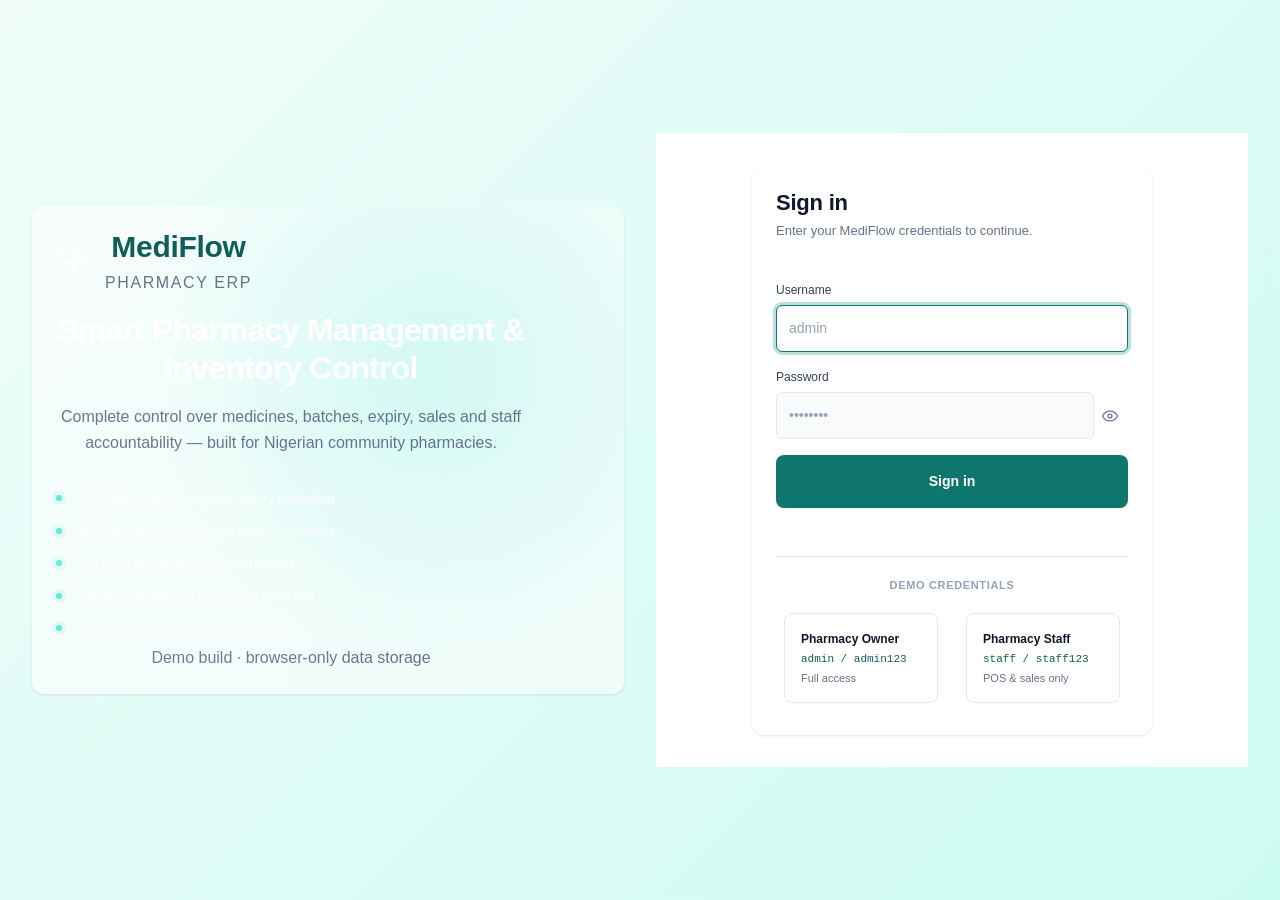
<file: index.html>
<!doctype html>
<html lang="en" data-theme="light">
<head>
<meta charset="utf-8">
<meta name="viewport" content="width=device-width, initial-scale=1, viewport-fit=cover">
<meta name="description" content="MediFlow Pharmacy ERP — Smart Pharmacy Management &amp; Inventory Control System">
<meta name="color-scheme" content="light dark">
<title>MediFlow Pharmacy ERP</title>
<link rel="icon" href="data:image/svg+xml,%3Csvg xmlns='http://www.w3.org/2000/svg' viewBox='0 0 32 32'%3E%3Crect width='32' height='32' rx='8' fill='%230f766e'/%3E%3Cpath d='M16 8v16M8 16h16' stroke='white' stroke-width='3.5' stroke-linecap='round'/%3E%3C/svg%3E">
<link rel="stylesheet" href="assets/css/tokens.css">
<link rel="stylesheet" href="assets/css/base.css">
<link rel="stylesheet" href="assets/css/components.css">
<link rel="stylesheet" href="assets/css/layout.css">
<link rel="stylesheet" href="assets/css/print.css" media="all">
<link rel="stylesheet" href="assets/css/theme.css">
</head>
<body>

<!-- Storage availability warning (shown by store.js when LocalStorage is unusable) -->
<div id="storage-warning" class="storage-warning" hidden>
  <strong>Browser storage unavailable.</strong>
  <span>MediFlow is running in memory only — data will be lost when this tab closes. Enable cookies/site data for this origin to persist your work.</span>
</div>

<!-- Boot splash -->
<div id="boot-view" class="boot-view">
  <div class="boot-logo" aria-hidden="true">
    <svg viewBox="0 0 48 48" width="48" height="48"><rect width="48" height="48" rx="12" fill="currentColor"/><path d="M24 12v24M12 24h24" stroke="#fff" stroke-width="5" stroke-linecap="round"/></svg>
  </div>
  <p class="boot-text">Preparing MediFlow…</p>
</div>

<!-- ============================= LOGIN ============================= -->
<div id="login-view" class="auth-view login-layout" hidden>
  <section class="auth-brand">
    <div class="auth-brand-inner">
      <div class="brand-mark">
        <svg viewBox="0 0 48 48" width="36" height="36" aria-hidden="true"><rect width="48" height="48" rx="12" fill="#fff" fill-opacity=".14"/><path d="M24 13v22M13 24h22" stroke="#fff" stroke-width="5" stroke-linecap="round"/></svg>
        <div>
          <h1>MediFlow</h1>
          <p>Pharmacy ERP</p>
        </div>
      </div>
      <h2 class="auth-headline">Smart Pharmacy Management &amp; Inventory Control</h2>
      <p class="auth-sub">Complete control over medicines, batches, expiry, sales and staff accountability — built for Nigerian community pharmacies.</p>
      <ul class="auth-features">
        <li><span class="dot"></span> FEFO batch dispensing with expiry protection</li>
        <li><span class="dot"></span> QR Code goods receiving &amp; batch traceability</li>
        <li><span class="dot"></span> Fast point of sale with thermal receipts</li>
        <li><span class="dot"></span> Staff accountability &amp; full activity audit trail</li>
        <li><span class="dot"></span> Profit, expense and inventory reporting</li>
      </ul>
      <p class="auth-foot">Demo build &middot; browser-only data storage</p>
    </div>
  </section>

  <section class="auth-panel">
    <div class="auth-form-wrap">
      <header class="auth-form-head">
        <h2>Sign in</h2>
        <p>Enter your MediFlow credentials to continue.</p>
      </header>

      <form id="login-form" class="stack-lg" novalidate autocomplete="on">
        <div class="field">
          <label class="label" for="login-username">Username</label>
          <input class="input" id="login-username" name="username" type="text" autocomplete="username" placeholder="admin" spellcheck="false" autocapitalize="none" required>
          <p class="field-error" id="login-username-error" hidden></p>
        </div>

        <div class="field">
          <label class="label" for="login-password">Password</label>
          <div class="input-group">
            <input class="input" id="login-password" name="password" type="password" autocomplete="current-password" placeholder="••••••••" required>
            <button class="input-addon" type="button" id="login-toggle" aria-label="Show password" title="Show password">
              <svg viewBox="0 0 24 24" width="18" height="18" aria-hidden="true"><path d="M2 12s3.5-6.5 10-6.5S22 12 22 12s-3.5 6.5-10 6.5S2 12 2 12Z" fill="none" stroke="currentColor" stroke-width="1.7"/><circle cx="12" cy="12" r="2.6" fill="none" stroke="currentColor" stroke-width="1.7"/></svg>
            </button>
          </div>
          <p class="field-error" id="login-password-error" hidden></p>
        </div>

        <div class="auth-alert" id="login-alert" hidden role="alert"></div>

        <button class="btn btn-primary btn-lg btn-block" id="login-submit" type="submit">
          <span class="btn-label">Sign in</span>
        </button>
      </form>

      <div class="auth-demo">
        <p class="auth-demo-title">Demo credentials</p>
        <div class="auth-demo-grid">
          <button class="demo-card" type="button" data-demo-user="admin" data-demo-pass="admin123">
            <span class="demo-role">Pharmacy Owner</span>
            <span class="demo-cred">admin / admin123</span>
            <span class="demo-hint">Full access</span>
          </button>
          <button class="demo-card" type="button" data-demo-user="staff" data-demo-pass="staff123">
            <span class="demo-role">Pharmacy Staff</span>
            <span class="demo-cred">staff / staff123</span>
            <span class="demo-hint">POS &amp; sales only</span>
          </button>
        </div>
      </div>
    </div>
  </section>
</div>

<!-- ============================= SESSION LOCK ============================= -->
<div id="lock-view" class="lock-view" hidden>
  <div class="lock-card">
    <div class="lock-icon" aria-hidden="true">
      <svg viewBox="0 0 24 24" width="22" height="22"><rect x="4" y="10.5" width="16" height="10" rx="2.5" fill="none" stroke="currentColor" stroke-width="1.8"/><path d="M8 10.5V8a4 4 0 0 1 8 0v2.5" fill="none" stroke="currentColor" stroke-width="1.8"/></svg>
    </div>
    <h2>Session locked</h2>
    <p id="lock-user" class="muted">Locked after 30 minutes of inactivity.</p>
    <form id="lock-form" class="stack">
      <div class="field">
        <label class="label" for="lock-password">Password</label>
        <input class="input" id="lock-password" type="password" autocomplete="current-password" placeholder="Re-enter your password" required>
        <p class="field-error" id="lock-error" hidden></p>
      </div>
      <button class="btn btn-primary btn-block" type="submit">Unlock</button>
      <button class="btn btn-ghost btn-block" type="button" id="lock-logout">Sign out instead</button>
    </form>
  </div>
</div>

<!-- ============================= APPLICATION SHELL ============================= -->
<div id="app-view" class="app-shell" hidden>
  <div id="sidebar-scrim" class="sidebar-scrim" hidden></div>
  <aside id="sidebar" class="sidebar" aria-label="Main navigation"></aside>
  <div class="app-body">
    <header id="topbar" class="topbar"></header>
    <main id="page-root" class="page-root" tabindex="-1"></main>
  </div>
</div>

<!-- Overlay roots -->
<div id="modal-root" class="overlay-root"></div>
<div id="drawer-root" class="overlay-root"></div>
<div id="toast-root" class="toast-root" aria-live="polite" aria-atomic="false"></div>
<div id="print-root" class="print-root" aria-hidden="true"></div>

<noscript>
  <div class="noscript">MediFlow Pharmacy ERP requires JavaScript to run.</div>
</noscript>

<script type="module" src="assets/js/app.js"></script>
</body>
</html>
</file>
<file: assets/css/tokens.css>
/* ==========================================================================
   MediFlow Pharmacy ERP - Design Tokens
   Single source of truth for colour, type, spacing, radius, shadow, motion.
   Light theme is the default; dark theme overrides live in [data-theme="dark"].
   ========================================================================== */

:root {
  /* ---------- Brand scale (healthcare teal / emerald) ---------- */
  --teal-50:  #f0fdfa;
  --teal-100: #ccfbf1;
  --teal-200: #99f6e4;
  --teal-300: #5eead4;
  --teal-400: #2dd4bf;
  --teal-500: #14b8a6;
  --teal-600: #0d9488;
  --teal-700: #0f766e;
  --teal-800: #115e59;
  --teal-900: #134e4a;

  /* ---------- Neutral scale (slate) ---------- */
  --slate-50:  #f8fafc;
  --slate-100: #f1f5f9;
  --slate-200: #e2e8f0;
  --slate-300: #cbd5e1;
  --slate-400: #94a3b8;
  --slate-500: #64748b;
  --slate-600: #475569;
  --slate-700: #334155;
  --slate-800: #1e293b;
  --slate-900: #0f172a;
  --slate-950: #020617;

  /* ---------- Semantic hues ---------- */
  --green-50:#ecfdf5; --green-100:#d1fae5; --green-500:#10b981; --green-600:#059669; --green-700:#047857;
  --amber-50:#fffbeb; --amber-100:#fef3c7; --amber-500:#f59e0b; --amber-600:#d97706; --amber-700:#b45309;
  --red-50:#fef2f2;   --red-100:#fee2e2;   --red-500:#ef4444;   --red-600:#dc2626;   --red-700:#b91c1c;
  --blue-50:#eff6ff;  --blue-100:#dbeafe;  --blue-500:#3b82f6;  --blue-600:#2563eb;  --blue-700:#1d4ed8;
  --violet-50:#f5f3ff; --violet-100:#ede9fe; --violet-500:#8b5cf6; --violet-600:#7c3aed;

  /* ---------- Surfaces and text (light) ---------- */
  --bg-app:        var(--slate-50);
  --bg-surface:    #ffffff;
  --bg-surface-2:  var(--slate-50);
  --bg-surface-3:  var(--slate-100);
  --bg-inset:      var(--slate-100);
  --bg-hover:      rgba(15, 23, 42, .04);
  --bg-active:     rgba(15, 23, 42, .07);
  --bg-sidebar:    #ffffff;
  --bg-topbar:     rgba(255, 255, 255, .86);
  --bg-scrim:      rgba(15, 23, 42, .44);

  --text-strong:   var(--slate-900);
  --text-base:     var(--slate-700);
  --text-muted:    var(--slate-500);
  --text-subtle:   var(--slate-400);
  --text-invert:   #ffffff;

  --border:        var(--slate-200);
  --border-strong: var(--slate-300);
  --border-focus:  var(--teal-600);

  /* ---------- Accent roles ---------- */
  --primary:        var(--teal-700);
  --primary-hover:  var(--teal-800);
  --primary-active: var(--teal-900);
  --primary-soft:   var(--teal-50);
  --primary-soft-2: var(--teal-100);
  --primary-text:   var(--teal-800);
  --primary-ring:   rgba(13, 148, 136, .28);

  --success: var(--green-600);  --success-soft: var(--green-50);  --success-text: var(--green-700);
  --warning: var(--amber-600);  --warning-soft: var(--amber-50);  --warning-text: var(--amber-700);
  --danger:  var(--red-600);    --danger-soft:  var(--red-50);    --danger-text:  var(--red-700);
  --info:    var(--blue-600);   --info-soft:    var(--blue-50);   --info-text:    var(--blue-700);

  /* ---------- Chart series ---------- */
  --chart-1: #0d9488;
  --chart-2: #2563eb;
  --chart-3: #f59e0b;
  --chart-4: #8b5cf6;
  --chart-5: #ec4899;
  --chart-6: #14b8a6;
  --chart-grid: var(--slate-200);

  /* ---------- Typography ---------- */
  --font-sans: "Inter", "Inter var", -apple-system, BlinkMacSystemFont, "Segoe UI", Roboto, "Helvetica Neue", Arial, "Noto Sans", sans-serif;
  --font-mono: "JetBrains Mono", ui-monospace, SFMono-Regular, Menlo, Consolas, "Liberation Mono", monospace;

  --fs-page:   24px;
  --fs-section:16px;
  --fs-body:   14px;
  --fs-sm:     13px;
  --fs-xs:     12px;
  --fs-2xs:    11px;
  --fs-display:30px;

  --lh-tight: 1.25;
  --lh-base:  1.5;
  --lh-loose: 1.65;

  --fw-regular: 400;
  --fw-medium:  500;
  --fw-semibold:600;
  --fw-bold:    700;

  /* ---------- Spacing (4px base) ---------- */
  --sp-0:0; --sp-1:4px; --sp-2:8px; --sp-3:12px; --sp-4:16px; --sp-5:20px;
  --sp-6:24px; --sp-7:28px; --sp-8:32px; --sp-10:40px; --sp-12:48px; --sp-16:64px;

  /* ---------- Radius ---------- */
  --r-xs:4px; --r-sm:6px; --r-md:8px; --r-lg:12px; --r-xl:16px; --r-2xl:20px; --r-full:999px;

  /* ---------- Shadows ---------- */
  --sh-xs: 0 1px 2px rgba(15,23,42,.05);
  --sh-sm: 0 1px 3px rgba(15,23,42,.07), 0 1px 2px rgba(15,23,42,.04);
  --sh-md: 0 4px 10px -2px rgba(15,23,42,.09), 0 2px 4px -2px rgba(15,23,42,.05);
  --sh-lg: 0 12px 26px -6px rgba(15,23,42,.14), 0 6px 10px -6px rgba(15,23,42,.07);
  --sh-xl: 0 24px 48px -12px rgba(15,23,42,.24);
  --sh-ring: 0 0 0 3px var(--primary-ring);

  /* ---------- Motion ---------- */
  --t-fast: 150ms cubic-bezier(.4,0,.2,1);
  --t-base: 180ms cubic-bezier(.4,0,.2,1);
  --t-slow: 240ms cubic-bezier(.4,0,.2,1);

  /* ---------- Layout metrics ---------- */
  --sidebar-w: 256px;
  --sidebar-w-collapsed: 68px;
  --topbar-h: 60px;
  --page-max: 1600px;

  /* ---------- Z-index ---------- */
  --z-sidebar: 40;
  --z-topbar: 30;
  --z-drawer: 70;
  --z-modal: 80;
  --z-toast: 90;
  --z-lock: 95;
}

/* ============================ DARK THEME ============================ */
[data-theme="dark"] {
  --bg-app:       var(--slate-950);
  --bg-surface:   #0b1220;
  --bg-surface-2: #0f1a2b;
  --bg-surface-3: #16233a;
  --bg-inset:     #0a101c;
  --bg-hover:     rgba(226, 232, 240, .06);
  --bg-active:    rgba(226, 232, 240, .1);
  --bg-sidebar:   #0b1220;
  --bg-topbar:    rgba(11, 18, 32, .85);
  --bg-scrim:     rgba(2, 6, 23, .66);

  --text-strong: #f1f5f9;
  --text-base:   #cbd5e1;
  --text-muted:  #94a3b8;
  --text-subtle: #64748b;

  --border:        #1e2b43;
  --border-strong: #2b3b58;
  --border-focus:  var(--teal-400);

  --primary:        var(--teal-500);
  --primary-hover:  var(--teal-400);
  --primary-active: var(--teal-300);
  --primary-soft:   rgba(20, 184, 166, .12);
  --primary-soft-2: rgba(20, 184, 166, .2);
  --primary-text:   var(--teal-300);
  --primary-ring:   rgba(45, 212, 191, .3);

  --success: var(--green-500); --success-soft: rgba(16,185,129,.13); --success-text: #6ee7b7;
  --warning: var(--amber-500); --warning-soft: rgba(245,158,11,.14); --warning-text: #fcd34d;
  --danger:  var(--red-500);   --danger-soft:  rgba(239,68,68,.14);  --danger-text:  #fca5a5;
  --info:    var(--blue-500);  --info-soft:    rgba(59,130,246,.14); --info-text:    #93c5fd;

  --chart-1:#2dd4bf; --chart-2:#60a5fa; --chart-3:#fbbf24;
  --chart-4:#a78bfa; --chart-5:#f472b6; --chart-6:#34d399;
  --chart-grid:#1e2b43;

  --sh-xs: 0 1px 2px rgba(0,0,0,.4);
  --sh-sm: 0 1px 3px rgba(0,0,0,.45);
  --sh-md: 0 4px 12px -2px rgba(0,0,0,.5);
  --sh-lg: 0 14px 30px -8px rgba(0,0,0,.6);
  --sh-xl: 0 26px 52px -12px rgba(0,0,0,.7);
}
</file>
<file: assets/css/base.css>
/* ==========================================================================
   MediFlow Pharmacy ERP - Base: reset, typography, native controls, utilities
   ========================================================================== */

*, *::before, *::after { box-sizing: border-box; }

/*
 * The `hidden` attribute must always win.
 * The browser hides [hidden] through a UA rule, which ANY author rule setting
 * `display` beats - so a class like `.lock-view { display: grid }` would keep a
 * hidden element on screen (and swallow clicks through it). Every view the
 * application toggles with `node.hidden = true` relies on this rule.
 */
[hidden] { display: none !important; }

html { -webkit-text-size-adjust: 100%; }

body {
  margin: 0;
  font-family: var(--font-sans);
  font-size: var(--fs-body);
  line-height: var(--lh-base);
  color: var(--text-base);
  background: var(--bg-app);
  -webkit-font-smoothing: antialiased;
  -moz-osx-font-smoothing: grayscale;
}

h1, h2, h3, h4, h5, h6 { margin: 0; color: var(--text-strong); font-weight: var(--fw-semibold); line-height: var(--lh-tight); }
h1 { font-size: var(--fs-page); letter-spacing: -.02em; }
h2 { font-size: 18px; letter-spacing: -.01em; }
h3 { font-size: var(--fs-section); }
h4 { font-size: var(--fs-body); }
p  { margin: 0; }

a { color: var(--primary-text); text-decoration: none; transition: color var(--t-fast); }
a:hover { text-decoration: underline; }

ul, ol { margin: 0; padding: 0; list-style: none; }
img, svg { display: block; max-width: 100%; }
hr { border: 0; border-top: 1px solid var(--border); margin: var(--sp-5) 0; }

strong, b { font-weight: var(--fw-semibold); color: var(--text-strong); }
code, kbd, pre, .mono { font-family: var(--font-mono); font-size: .92em; }

/* Numeric alignment for all financial / quantity figures */
.num, td.num, th.num, .kpi-value, .money {
  font-variant-numeric: tabular-nums;
  font-feature-settings: "tnum";
}
.num, td.num, th.num { text-align: right; }

/* ---------------------------- Focus ---------------------------- */
:focus { outline: none; }
:focus-visible {
  outline: 2px solid var(--border-focus);
  outline-offset: 2px;
  border-radius: var(--r-xs);
}

/* ---------------------------- Scrollbars ---------------------------- */
* { scrollbar-width: thin; scrollbar-color: var(--border-strong) transparent; }
::-webkit-scrollbar { width: 10px; height: 10px; }
::-webkit-scrollbar-track { background: transparent; }
::-webkit-scrollbar-thumb { background: var(--border-strong); border: 3px solid transparent; background-clip: content-box; border-radius: var(--r-full); }
::-webkit-scrollbar-thumb:hover { background: var(--text-subtle); background-clip: content-box; }

/* ---------------------------- Form controls ---------------------------- */
button, input, select, textarea { font: inherit; color: inherit; }
button { cursor: pointer; background: none; border: 0; padding: 0; }
button:disabled { cursor: not-allowed; }

.label {
  display: block;
  font-size: var(--fs-xs);
  font-weight: var(--fw-medium);
  color: var(--text-base);
  margin-bottom: 6px;
}
.label .req { color: var(--danger); margin-left: 2px; }

.input, .select, .textarea {
  width: 100%;
  min-height: 38px;
  padding: 8px 11px;
  background: var(--bg-surface);
  border: 1px solid var(--border-strong);
  border-radius: var(--r-md);
  color: var(--text-strong);
  font-size: var(--fs-body);
  transition: border-color var(--t-fast), box-shadow var(--t-fast), background var(--t-fast);
  appearance: none;
}
.textarea { min-height: 76px; resize: vertical; line-height: var(--lh-base); }
.input::placeholder, .textarea::placeholder { color: var(--text-subtle); }
.input:hover:not(:disabled), .select:hover:not(:disabled), .textarea:hover:not(:disabled) { border-color: var(--text-subtle); }
.input:focus, .select:focus, .textarea:focus {
  border-color: var(--border-focus);
  box-shadow: var(--sh-ring);
  outline: none;
}
.input:disabled, .select:disabled, .textarea:disabled {
  background: var(--bg-inset);
  color: var(--text-muted);
  cursor: not-allowed;
}
.input[readonly] { background: var(--bg-surface-2); color: var(--text-muted); }
.input.is-invalid, .select.is-invalid, .textarea.is-invalid { border-color: var(--danger); }
.input.is-invalid:focus { box-shadow: 0 0 0 3px rgba(239,68,68,.22); }

.select {
  padding-right: 32px;
  background-image: url("data:image/svg+xml,%3Csvg xmlns='http://www.w3.org/2000/svg' viewBox='0 0 16 16' fill='none' stroke='%2364748b' stroke-width='1.6'%3E%3Cpath d='M4 6.5 8 10.5l4-4'/%3E%3C/svg%3E");
  background-repeat: no-repeat;
  background-position: right 9px center;
  background-size: 16px;
  cursor: pointer;
}
[data-theme="dark"] .select {
  background-image: url("data:image/svg+xml,%3Csvg xmlns='http://www.w3.org/2000/svg' viewBox='0 0 16 16' fill='none' stroke='%2394a3b8' stroke-width='1.6'%3E%3Cpath d='M4 6.5 8 10.5l4-4'/%3E%3C/svg%3E");
}

input[type="date"], input[type="month"] { min-height: 38px; }
[data-theme="dark"] input[type="date"]::-webkit-calendar-picker-indicator,
[data-theme="dark"] input[type="month"]::-webkit-calendar-picker-indicator { filter: invert(.7); }

input[type="number"].input { font-variant-numeric: tabular-nums; }

.field { min-width: 0; }
.field-error { margin-top: 5px; font-size: var(--fs-xs); color: var(--danger-text); }
.field-hint  { margin-top: 5px; font-size: var(--fs-xs); color: var(--text-muted); }

.input-group { display: flex; position: relative; }
.input-group .input { padding-right: 42px; }
.input-addon {
  position: absolute; right: 1px; top: 1px; bottom: 1px;
  width: 38px; display: grid; place-items: center;
  color: var(--text-muted); border-radius: 0 var(--r-md) var(--r-md) 0;
  transition: color var(--t-fast), background var(--t-fast);
}
.input-addon:hover { color: var(--text-strong); background: var(--bg-hover); }

/* Checkbox and radio */
.check { display: inline-flex; align-items: flex-start; gap: 9px; cursor: pointer; font-size: var(--fs-body); }
.check input[type="checkbox"], .check input[type="radio"] {
  appearance: none; flex: none;
  width: 17px; height: 17px; margin: 1px 0 0;
  border: 1.5px solid var(--border-strong); background: var(--bg-surface);
  border-radius: var(--r-xs); cursor: pointer;
  transition: background var(--t-fast), border-color var(--t-fast);
}
.check input[type="radio"] { border-radius: var(--r-full); }
.check input:checked { background: var(--primary); border-color: var(--primary); }
.check input[type="checkbox"]:checked {
  background-image: url("data:image/svg+xml,%3Csvg xmlns='http://www.w3.org/2000/svg' viewBox='0 0 16 16' fill='none' stroke='white' stroke-width='2.2' stroke-linecap='round' stroke-linejoin='round'%3E%3Cpath d='M3.5 8.5 6.5 11.5 12.5 5'/%3E%3C/svg%3E");
  background-size: 14px; background-position: center; background-repeat: no-repeat;
}
.check input[type="radio"]:checked { box-shadow: inset 0 0 0 3.5px var(--bg-surface); }
.check input:focus-visible { box-shadow: var(--sh-ring); }
.check-text { color: var(--text-base); }
.check-text small { display: block; color: var(--text-muted); font-size: var(--fs-xs); }

/* Switch */
.switch { display: inline-flex; align-items: center; gap: 10px; cursor: pointer; }
.switch input { appearance: none; position: absolute; opacity: 0; }
.switch-track {
  width: 38px; height: 22px; flex: none; border-radius: var(--r-full);
  background: var(--border-strong); position: relative; transition: background var(--t-fast);
}
.switch-track::after {
  content: ""; position: absolute; top: 3px; left: 3px;
  width: 16px; height: 16px; border-radius: var(--r-full);
  background: #fff; box-shadow: var(--sh-xs); transition: transform var(--t-fast);
}
.switch input:checked + .switch-track { background: var(--primary); }
.switch input:checked + .switch-track::after { transform: translateX(16px); }
.switch input:focus-visible + .switch-track { box-shadow: var(--sh-ring); }

/* ---------------------------- Layout utilities ---------------------------- */
.stack     { display: flex; flex-direction: column; gap: var(--sp-3); }
.stack-sm  { display: flex; flex-direction: column; gap: var(--sp-2); }
.stack-lg  { display: flex; flex-direction: column; gap: var(--sp-4); }
.stack-xl  { display: flex; flex-direction: column; gap: var(--sp-6); }
.row       { display: flex; align-items: center; gap: var(--sp-3); }
.row-sm    { display: flex; align-items: center; gap: var(--sp-2); }
.row-start { display: flex; align-items: flex-start; gap: var(--sp-3); }
.row-wrap  { display: flex; align-items: center; gap: var(--sp-3); flex-wrap: wrap; }
.spacer    { flex: 1 1 auto; min-width: 0; }
.grid      { display: grid; gap: var(--sp-4); }
.grid-2    { display: grid; gap: var(--sp-4); grid-template-columns: repeat(2, minmax(0, 1fr)); }
.grid-3    { display: grid; gap: var(--sp-4); grid-template-columns: repeat(3, minmax(0, 1fr)); }
.grid-4    { display: grid; gap: var(--sp-4); grid-template-columns: repeat(4, minmax(0, 1fr)); }
.col-span-2 { grid-column: span 2; }
.col-span-full { grid-column: 1 / -1; }

.text-strong { color: var(--text-strong); }
.muted   { color: var(--text-muted); }
.subtle  { color: var(--text-subtle); }
.small   { font-size: var(--fs-xs); }
.sm      { font-size: var(--fs-sm); }
.semibold{ font-weight: var(--fw-semibold); }
.medium  { font-weight: var(--fw-medium); }
.upper   { text-transform: uppercase; letter-spacing: .06em; }
.nowrap  { white-space: nowrap; }
.truncate { overflow: hidden; text-overflow: ellipsis; white-space: nowrap; min-width: 0; }
.right   { text-align: right; }
.center  { text-align: center; }
.c-success { color: var(--success-text); }
.c-warning { color: var(--warning-text); }
.c-danger  { color: var(--danger-text); }
.c-info    { color: var(--info-text); }
.c-primary { color: var(--primary-text); }
.hidden  { display: none !important; }
.sr-only {
  position: absolute; width: 1px; height: 1px; padding: 0; margin: -1px;
  overflow: hidden; clip: rect(0 0 0 0); white-space: nowrap; border: 0;
}
.mt-0{margin-top:0}.mt-1{margin-top:var(--sp-1)}.mt-2{margin-top:var(--sp-2)}.mt-3{margin-top:var(--sp-3)}
.mt-4{margin-top:var(--sp-4)}.mt-5{margin-top:var(--sp-5)}.mt-6{margin-top:var(--sp-6)}
.mb-2{margin-bottom:var(--sp-2)}.mb-3{margin-bottom:var(--sp-3)}.mb-4{margin-bottom:var(--sp-4)}

.noscript {
  margin: 20vh auto; max-width: 420px; text-align: center;
  padding: var(--sp-6); border: 1px solid var(--border); border-radius: var(--r-lg);
  background: var(--bg-surface);
}

@media (prefers-reduced-motion: reduce) {
  *, *::before, *::after {
    animation-duration: .01ms !important;
    animation-iteration-count: 1 !important;
    transition-duration: .01ms !important;
  }
}
</file>
<file: assets/css/components.css>
/* ==========================================================================
   MediFlow Pharmacy ERP - Reusable UI components
   Buttons, cards, tables, badges, modals, drawers, toasts, charts, labels.
   ========================================================================== */

/* ============================== BUTTONS ============================== */
.btn {
  display: inline-flex; align-items: center; justify-content: center; gap: 7px;
  min-height: 36px; padding: 0 14px;
  border: 1px solid transparent; border-radius: var(--r-md);
  font-size: var(--fs-sm); font-weight: var(--fw-medium); white-space: nowrap;
  transition: background var(--t-fast), color var(--t-fast), border-color var(--t-fast), box-shadow var(--t-fast), transform var(--t-fast);
  user-select: none;
}
.btn:active:not(:disabled) { transform: translateY(.5px); }
.btn:disabled { opacity: .55; }
.btn svg { flex: none; }

.btn-primary { background: var(--primary); color: #fff; box-shadow: var(--sh-xs); }
.btn-primary:hover:not(:disabled) { background: var(--primary-hover); }
.btn-primary:active:not(:disabled) { background: var(--primary-active); }

.btn-secondary { background: var(--bg-surface); color: var(--text-strong); border-color: var(--border-strong); box-shadow: var(--sh-xs); }
.btn-secondary:hover:not(:disabled) { background: var(--bg-surface-2); border-color: var(--text-subtle); }

.btn-ghost { background: transparent; color: var(--text-base); }
.btn-ghost:hover:not(:disabled) { background: var(--bg-hover); color: var(--text-strong); }

.btn-soft { background: var(--primary-soft); color: var(--primary-text); }
.btn-soft:hover:not(:disabled) { background: var(--primary-soft-2); }

.btn-danger { background: var(--danger); color: #fff; }
.btn-danger:hover:not(:disabled) { filter: brightness(.93); }
.btn-danger-soft { background: var(--danger-soft); color: var(--danger-text); }
.btn-danger-soft:hover:not(:disabled) { background: var(--danger-soft); filter: brightness(.96); }

.btn-success { background: var(--success); color: #fff; }
.btn-success:hover:not(:disabled) { filter: brightness(.93); }

.btn-warning-soft { background: var(--warning-soft); color: var(--warning-text); }

.btn-sm  { min-height: 30px; padding: 0 10px; font-size: var(--fs-xs); border-radius: var(--r-sm); gap: 5px; }
.btn-lg  { min-height: 44px; padding: 0 20px; font-size: var(--fs-body); }
.btn-xl  { min-height: 52px; padding: 0 24px; font-size: var(--fs-section); }
.btn-block { width: 100%; }
.btn-icon { width: 36px; padding: 0; }
.btn-icon.btn-sm { width: 30px; }

.btn.is-loading { pointer-events: none; position: relative; color: transparent !important; }
.btn.is-loading::after {
  content: ""; position: absolute; width: 15px; height: 15px;
  border: 2px solid currentColor; border-top-color: transparent;
  border-radius: 50%; animation: spin .6s linear infinite;
  color: #fff;
}
.btn-secondary.is-loading::after, .btn-ghost.is-loading::after { color: var(--text-base); }
@keyframes spin { to { transform: rotate(360deg); } }

.btn-group { display: inline-flex; }
.btn-group .btn { border-radius: 0; margin-left: -1px; }
.btn-group .btn:first-child { border-radius: var(--r-md) 0 0 var(--r-md); margin-left: 0; }
.btn-group .btn:last-child { border-radius: 0 var(--r-md) var(--r-md) 0; }

kbd.key {
  display: inline-block; min-width: 20px; padding: 1px 5px;
  font-family: var(--font-sans); font-size: var(--fs-2xs); font-weight: var(--fw-semibold);
  color: var(--text-muted); background: var(--bg-surface-3);
  border: 1px solid var(--border); border-bottom-width: 2px; border-radius: var(--r-xs);
  text-align: center; line-height: 1.5;
}

/* ============================== CARDS ============================== */
.card {
  background: var(--bg-surface);
  border: 1px solid var(--border);
  border-radius: var(--r-lg);
  box-shadow: var(--sh-xs);
}
.card-pad { padding: var(--sp-5); }
.card-head {
  display: flex; align-items: center; gap: var(--sp-3);
  padding: var(--sp-4) var(--sp-5);
  border-bottom: 1px solid var(--border);
}
.card-head h3 { font-size: var(--fs-section); }
.card-head .card-sub { font-size: var(--fs-xs); color: var(--text-muted); margin-top: 2px; }
.card-head-actions { margin-left: auto; display: flex; align-items: center; gap: var(--sp-2); flex: none; }
.card-body { padding: var(--sp-5); }
.card-body-flush { padding: 0; }
.card-foot {
  padding: var(--sp-3) var(--sp-5);
  border-top: 1px solid var(--border);
  background: var(--bg-surface-2);
  border-radius: 0 0 var(--r-lg) var(--r-lg);
  display: flex; align-items: center; gap: var(--sp-3);
}
.card-interactive { cursor: pointer; transition: border-color var(--t-fast), box-shadow var(--t-fast), transform var(--t-fast); }
.card-interactive:hover { border-color: var(--border-strong); box-shadow: var(--sh-md); }

/* ============================== KPI TILES ============================== */
.kpi-grid { display: grid; gap: var(--sp-4); grid-template-columns: repeat(auto-fit, minmax(210px, 1fr)); }
.kpi {
  background: var(--bg-surface); border: 1px solid var(--border);
  border-radius: var(--r-lg); padding: var(--sp-4) var(--sp-5);
  box-shadow: var(--sh-xs); position: relative; overflow: hidden;
  transition: border-color var(--t-fast), box-shadow var(--t-fast);
}
.kpi.is-link { cursor: pointer; }
.kpi.is-link:hover { border-color: var(--border-strong); box-shadow: var(--sh-md); }
.kpi-top { display: flex; align-items: center; gap: var(--sp-2); margin-bottom: 10px; }
.kpi-label { font-size: var(--fs-xs); color: var(--text-muted); font-weight: var(--fw-medium); }
.kpi-icon {
  width: 30px; height: 30px; flex: none; margin-left: auto;
  display: grid; place-items: center; border-radius: var(--r-md);
  background: var(--primary-soft); color: var(--primary-text);
}
.kpi-icon.tone-success { background: var(--success-soft); color: var(--success-text); }
.kpi-icon.tone-warning { background: var(--warning-soft); color: var(--warning-text); }
.kpi-icon.tone-danger  { background: var(--danger-soft);  color: var(--danger-text); }
.kpi-icon.tone-info    { background: var(--info-soft);    color: var(--info-text); }
.kpi-value { font-size: 23px; font-weight: var(--fw-semibold); color: var(--text-strong); letter-spacing: -.02em; line-height: 1.2; }
.kpi-value.sm-value { font-size: 19px; }
.kpi-foot { margin-top: 6px; font-size: var(--fs-xs); color: var(--text-muted); display: flex; align-items: center; gap: 5px; }
.kpi-delta { font-weight: var(--fw-medium); display: inline-flex; align-items: center; gap: 2px; }
.kpi-delta.up { color: var(--success-text); }
.kpi-delta.down { color: var(--danger-text); }

/* ============================== BADGES ============================== */
.badge {
  display: inline-flex; align-items: center; gap: 5px;
  padding: 2px 8px; border-radius: var(--r-full);
  font-size: var(--fs-2xs); font-weight: var(--fw-medium); line-height: 18px;
  white-space: nowrap;
  background: var(--bg-surface-3); color: var(--text-base);
}
.badge-dot { width: 6px; height: 6px; border-radius: 50%; background: currentColor; flex: none; }
.badge-success { background: var(--success-soft); color: var(--success-text); }
.badge-warning { background: var(--warning-soft); color: var(--warning-text); }
.badge-danger  { background: var(--danger-soft);  color: var(--danger-text); }
.badge-info    { background: var(--info-soft);    color: var(--info-text); }
.badge-primary { background: var(--primary-soft); color: var(--primary-text); }
.badge-neutral { background: var(--bg-surface-3); color: var(--text-muted); }
.badge-outline { background: transparent; border: 1px solid var(--border-strong); color: var(--text-muted); }
.badge-lg { padding: 4px 10px; font-size: var(--fs-xs); }

.chip {
  display: inline-flex; align-items: center; gap: 6px;
  padding: 4px 10px; border-radius: var(--r-full);
  background: var(--bg-surface-3); color: var(--text-base);
  font-size: var(--fs-xs); font-weight: var(--fw-medium);
}
.chip button { color: var(--text-muted); display: grid; place-items: center; }
.chip button:hover { color: var(--danger); }

/* ============================== TOOLBAR / FILTERS ============================== */
.toolbar {
  display: flex; align-items: center; gap: var(--sp-3); flex-wrap: wrap;
  padding: var(--sp-3) var(--sp-4);
  background: var(--bg-surface); border: 1px solid var(--border);
  border-radius: var(--r-lg); box-shadow: var(--sh-xs);
}
.toolbar-group { display: flex; align-items: center; gap: var(--sp-2); flex-wrap: wrap; }
.search-box { position: relative; flex: 1 1 240px; min-width: 180px; max-width: 420px; }
.search-box .input { padding-left: 34px; }
.search-box svg { position: absolute; left: 10px; top: 50%; transform: translateY(-50%); color: var(--text-subtle); pointer-events: none; }
.filter-select { min-width: 130px; width: auto; }

.segmented {
  display: inline-flex; padding: 3px; gap: 2px;
  background: var(--bg-surface-3); border-radius: var(--r-md);
}
.segmented button {
  padding: 5px 12px; border-radius: var(--r-sm);
  font-size: var(--fs-xs); font-weight: var(--fw-medium); color: var(--text-muted);
  transition: background var(--t-fast), color var(--t-fast);
}
.segmented button:hover { color: var(--text-strong); }
.segmented button.is-active { background: var(--bg-surface); color: var(--text-strong); box-shadow: var(--sh-xs); }

/* ============================== TABS ============================== */
.tabs { display: flex; gap: var(--sp-1); border-bottom: 1px solid var(--border); overflow-x: auto; }
.tabs button {
  padding: 9px 13px; font-size: var(--fs-sm); font-weight: var(--fw-medium);
  color: var(--text-muted); border-bottom: 2px solid transparent; white-space: nowrap;
  transition: color var(--t-fast), border-color var(--t-fast);
  display: inline-flex; align-items: center; gap: 7px;
}
.tabs button:hover { color: var(--text-strong); }
.tabs button.is-active { color: var(--primary-text); border-bottom-color: var(--primary); }
.tabs .tab-count {
  padding: 0 6px; border-radius: var(--r-full); background: var(--bg-surface-3);
  font-size: var(--fs-2xs); color: var(--text-muted); line-height: 17px;
}
.tabs button.is-active .tab-count { background: var(--primary-soft); color: var(--primary-text); }

/* ============================== TABLES ============================== */
.table-wrap { width: 100%; overflow-x: auto; }
.table { width: 100%; border-collapse: separate; border-spacing: 0; font-size: var(--fs-sm); }
.table thead th {
  position: sticky; top: 0; z-index: 1;
  padding: 9px 12px; text-align: left;
  font-size: var(--fs-2xs); font-weight: var(--fw-semibold);
  text-transform: uppercase; letter-spacing: .05em; color: var(--text-muted);
  background: var(--bg-surface-2); border-bottom: 1px solid var(--border);
  white-space: nowrap;
}
.table thead th.num { text-align: right; }
.table thead th.sortable { cursor: pointer; user-select: none; }
.table thead th.sortable:hover { color: var(--text-strong); }
.table thead th .sort-ind { opacity: .45; margin-left: 3px; font-size: 10px; }
.table thead th.is-sorted .sort-ind { opacity: 1; color: var(--primary-text); }
.table tbody td {
  padding: 10px 12px; border-bottom: 1px solid var(--border);
  color: var(--text-base); vertical-align: middle;
}
.table tbody tr { transition: background var(--t-fast); }
.table tbody tr:hover { background: var(--bg-hover); }
.table tbody tr.is-clickable { cursor: pointer; }
.table tbody tr.is-selected { background: var(--primary-soft); }
.table tbody tr:last-child td { border-bottom: 0; }
.table td .cell-main { color: var(--text-strong); font-weight: var(--fw-medium); }
.table td .cell-sub { font-size: var(--fs-xs); color: var(--text-muted); }
.table-compact tbody td { padding: 7px 10px; }
.table-actions { display: flex; gap: 4px; justify-content: flex-end; }
.table tfoot td {
  padding: 10px 12px; font-weight: var(--fw-semibold); color: var(--text-strong);
  background: var(--bg-surface-2); border-top: 1px solid var(--border);
}
.row-danger  { background: var(--danger-soft) !important; }
.row-warning { background: var(--warning-soft) !important; }

/* Mobile card-style tables (no forced horizontal scrolling) */
@media (max-width: 720px) {
  .table-responsive thead { display: none; }
  .table-responsive, .table-responsive tbody, .table-responsive tr, .table-responsive td { display: block; width: 100%; }
  .table-responsive tr {
    border: 1px solid var(--border); border-radius: var(--r-md);
    margin-bottom: var(--sp-3); padding: var(--sp-2) var(--sp-3); background: var(--bg-surface);
  }
  .table-responsive tbody td {
    display: flex; justify-content: space-between; align-items: center; gap: var(--sp-3);
    padding: 6px 0; border-bottom: 1px dashed var(--border); text-align: right;
  }
  .table-responsive tbody td:last-child { border-bottom: 0; }
  .table-responsive tbody td::before {
    content: attr(data-label);
    font-size: var(--fs-2xs); text-transform: uppercase; letter-spacing: .05em;
    color: var(--text-muted); font-weight: var(--fw-semibold); text-align: left; flex: none;
  }
  .table-responsive td.num { text-align: right; }
  .table-responsive .table-actions { justify-content: flex-end; }
}

/* ============================== PAGINATION ============================== */
.pagination {
  display: flex; align-items: center; gap: var(--sp-3); flex-wrap: wrap;
  padding: var(--sp-3) var(--sp-4); border-top: 1px solid var(--border);
}
.pagination-info { font-size: var(--fs-xs); color: var(--text-muted); }
.pagination-pages { margin-left: auto; display: flex; align-items: center; gap: 4px; }
.page-btn {
  min-width: 30px; height: 30px; padding: 0 7px; border-radius: var(--r-sm);
  font-size: var(--fs-xs); font-weight: var(--fw-medium); color: var(--text-base);
  display: inline-flex; align-items: center; justify-content: center;
  transition: background var(--t-fast), color var(--t-fast);
}
.page-btn:hover:not(:disabled) { background: var(--bg-hover); }
.page-btn.is-active { background: var(--primary); color: #fff; }
.page-btn:disabled { opacity: .4; }

/* ============================== EMPTY / SKELETON ============================== */
.empty { padding: var(--sp-10) var(--sp-5); text-align: center; }
.empty-icon {
  width: 46px; height: 46px; margin: 0 auto var(--sp-4);
  display: grid; place-items: center; border-radius: var(--r-lg);
  background: var(--bg-surface-3); color: var(--text-subtle);
}
.empty h3 { font-size: var(--fs-body); margin-bottom: 5px; }
.empty p { font-size: var(--fs-xs); color: var(--text-muted); max-width: 380px; margin: 0 auto; }
.empty-actions { margin-top: var(--sp-4); display: flex; gap: var(--sp-2); justify-content: center; }

.skeleton {
  background: linear-gradient(90deg, var(--bg-surface-3) 25%, var(--bg-surface-2) 50%, var(--bg-surface-3) 75%);
  background-size: 200% 100%; animation: shimmer 1.4s infinite;
  border-radius: var(--r-sm); height: 13px;
}
.skeleton-row { height: 40px; margin-bottom: 6px; border-radius: var(--r-md); }
@keyframes shimmer { 0% { background-position: 200% 0; } 100% { background-position: -200% 0; } }

/* ============================== MODAL ============================== */
.overlay-root { position: relative; z-index: var(--z-modal); }
.modal-backdrop {
  position: fixed; inset: 0; background: var(--bg-scrim);
  display: flex; align-items: center; justify-content: center;
  padding: var(--sp-4); z-index: var(--z-modal);
  animation: fade-in var(--t-base);
  overflow-y: auto;
}
.modal {
  width: 100%; max-width: 520px; max-height: calc(100vh - 2 * var(--sp-4));
  background: var(--bg-surface); border: 1px solid var(--border);
  border-radius: var(--r-xl); box-shadow: var(--sh-xl);
  display: flex; flex-direction: column; overflow: hidden;
  animation: modal-in var(--t-base);
}
.modal-sm { max-width: 400px; }
.modal-lg { max-width: 720px; }
.modal-xl { max-width: 980px; }
.modal-head {
  display: flex; align-items: flex-start; gap: var(--sp-3);
  padding: var(--sp-5) var(--sp-5) var(--sp-4);
  border-bottom: 1px solid var(--border); flex: none;
}
.modal-head h3 { font-size: var(--fs-section); }
.modal-head p { font-size: var(--fs-xs); color: var(--text-muted); margin-top: 3px; }
.modal-close { margin-left: auto; width: 30px; height: 30px; border-radius: var(--r-sm); display: grid; place-items: center; color: var(--text-muted); flex: none; }
.modal-close:hover { background: var(--bg-hover); color: var(--text-strong); }
.modal-body { padding: var(--sp-5); overflow-y: auto; flex: 1 1 auto; }
.modal-foot {
  display: flex; align-items: center; gap: var(--sp-2); justify-content: flex-end;
  padding: var(--sp-4) var(--sp-5); border-top: 1px solid var(--border);
  background: var(--bg-surface-2); flex: none; flex-wrap: wrap;
}
.modal-icon {
  width: 38px; height: 38px; border-radius: var(--r-md); flex: none;
  display: grid; place-items: center;
  background: var(--primary-soft); color: var(--primary-text);
}
.modal-icon.tone-danger  { background: var(--danger-soft);  color: var(--danger-text); }
.modal-icon.tone-warning { background: var(--warning-soft); color: var(--warning-text); }
.modal-icon.tone-success { background: var(--success-soft); color: var(--success-text); }
@keyframes fade-in { from { opacity: 0; } to { opacity: 1; } }
@keyframes modal-in { from { opacity: 0; transform: translateY(10px) scale(.985); } to { opacity: 1; transform: none; } }

/* ============================== DRAWER ============================== */
.drawer-backdrop {
  position: fixed; inset: 0; background: var(--bg-scrim);
  z-index: var(--z-drawer); display: flex; justify-content: flex-end;
  animation: fade-in var(--t-base);
}
.drawer {
  width: 100%; max-width: 480px; height: 100%;
  background: var(--bg-surface); border-left: 1px solid var(--border);
  box-shadow: var(--sh-xl); display: flex; flex-direction: column;
  animation: drawer-in var(--t-slow);
}
.drawer-lg { max-width: 640px; }
.drawer-head {
  display: flex; align-items: flex-start; gap: var(--sp-3);
  padding: var(--sp-5); border-bottom: 1px solid var(--border); flex: none;
}
.drawer-body { padding: var(--sp-5); overflow-y: auto; flex: 1 1 auto; }
.drawer-foot {
  padding: var(--sp-4) var(--sp-5); border-top: 1px solid var(--border);
  background: var(--bg-surface-2); display: flex; gap: var(--sp-2); justify-content: flex-end; flex: none;
}
@keyframes drawer-in { from { transform: translateX(26px); opacity: .6; } to { transform: none; opacity: 1; } }

/* ============================== TOASTS ============================== */
.toast-root {
  position: fixed; bottom: var(--sp-5); right: var(--sp-5);
  z-index: var(--z-toast); display: flex; flex-direction: column-reverse; gap: var(--sp-2);
  pointer-events: none; max-width: min(380px, calc(100vw - 2 * var(--sp-5)));
}
.toast {
  pointer-events: auto; display: flex; align-items: flex-start; gap: 10px;
  padding: 12px 14px; border-radius: var(--r-lg);
  background: var(--bg-surface); border: 1px solid var(--border);
  box-shadow: var(--sh-lg); animation: toast-in var(--t-slow);
  border-left: 3px solid var(--primary);
}
.toast.is-leaving { animation: toast-out var(--t-base) forwards; }
.toast-ico { flex: none; margin-top: 1px; color: var(--primary-text); }
.toast-body { min-width: 0; flex: 1 1 auto; }
.toast-title { font-size: var(--fs-sm); font-weight: var(--fw-semibold); color: var(--text-strong); }
.toast-msg { font-size: var(--fs-xs); color: var(--text-muted); margin-top: 2px; word-break: break-word; }
.toast-x { color: var(--text-subtle); flex: none; }
.toast-x:hover { color: var(--text-strong); }
.toast-success { border-left-color: var(--success); } .toast-success .toast-ico { color: var(--success-text); }
.toast-warning { border-left-color: var(--warning); } .toast-warning .toast-ico { color: var(--warning-text); }
.toast-error   { border-left-color: var(--danger); }  .toast-error .toast-ico   { color: var(--danger-text); }
.toast-info    { border-left-color: var(--info); }    .toast-info .toast-ico    { color: var(--info-text); }
@keyframes toast-in  { from { opacity: 0; transform: translateX(18px); } to { opacity: 1; transform: none; } }
@keyframes toast-out { to { opacity: 0; transform: translateX(18px); } }

/* ============================== DROPDOWN MENU ============================== */
.dropdown { position: relative; }
.menu {
  position: absolute; right: 0; top: calc(100% + 6px); min-width: 190px;
  background: var(--bg-surface); border: 1px solid var(--border);
  border-radius: var(--r-lg); box-shadow: var(--sh-lg);
  padding: 5px; z-index: 50; animation: menu-in var(--t-fast);
}
.menu.menu-left { right: auto; left: 0; }
.menu-item {
  display: flex; align-items: center; gap: 9px; width: 100%;
  padding: 7px 9px; border-radius: var(--r-sm);
  font-size: var(--fs-sm); color: var(--text-base); text-align: left;
  transition: background var(--t-fast), color var(--t-fast);
}
.menu-item:hover { background: var(--bg-hover); color: var(--text-strong); }
.menu-item.is-danger { color: var(--danger-text); }
.menu-item.is-danger:hover { background: var(--danger-soft); }
.menu-item svg { flex: none; color: var(--text-subtle); }
.menu-item:hover svg { color: inherit; }
.menu-sep { height: 1px; background: var(--border); margin: 5px 2px; }
.menu-label { padding: 6px 9px 4px; font-size: var(--fs-2xs); text-transform: uppercase; letter-spacing: .05em; color: var(--text-subtle); font-weight: var(--fw-semibold); }
@keyframes menu-in { from { opacity: 0; transform: translateY(-4px); } to { opacity: 1; transform: none; } }

/* ============================== ALERTS / CALLOUTS ============================== */
.alert {
  display: flex; align-items: flex-start; gap: 10px;
  padding: 12px 14px; border-radius: var(--r-md);
  font-size: var(--fs-sm); border: 1px solid transparent;
}
.alert svg { flex: none; margin-top: 1px; }
.alert-title { font-weight: var(--fw-semibold); color: inherit; }
.alert-info    { background: var(--info-soft);    color: var(--info-text);    border-color: color-mix(in srgb, var(--info) 24%, transparent); }
.alert-success { background: var(--success-soft); color: var(--success-text); border-color: color-mix(in srgb, var(--success) 24%, transparent); }
.alert-warning { background: var(--warning-soft); color: var(--warning-text); border-color: color-mix(in srgb, var(--warning) 28%, transparent); }
.alert-danger  { background: var(--danger-soft);  color: var(--danger-text);  border-color: color-mix(in srgb, var(--danger) 28%, transparent); }
.alert-neutral { background: var(--bg-surface-2); color: var(--text-base);    border-color: var(--border); }

/* ============================== LIST ROWS ============================== */
.list { display: flex; flex-direction: column; }
.list-row {
  display: flex; align-items: center; gap: var(--sp-3);
  padding: 11px var(--sp-5); border-bottom: 1px solid var(--border);
  transition: background var(--t-fast); text-align: left; width: 100%;
}
.list-row:last-child { border-bottom: 0; }
.list-row.is-clickable { cursor: pointer; }
.list-row.is-clickable:hover { background: var(--bg-hover); }
.list-avatar {
  width: 34px; height: 34px; flex: none; border-radius: var(--r-md);
  display: grid; place-items: center; font-size: var(--fs-xs); font-weight: var(--fw-semibold);
  background: var(--primary-soft); color: var(--primary-text);
}
.list-avatar.tone-info    { background: var(--info-soft);    color: var(--info-text); }
.list-avatar.tone-warning { background: var(--warning-soft); color: var(--warning-text); }
.list-avatar.tone-danger  { background: var(--danger-soft);  color: var(--danger-text); }
.list-avatar.tone-success { background: var(--success-soft); color: var(--success-text); }
.list-avatar.tone-neutral { background: var(--bg-surface-3); color: var(--text-muted); }
.list-main { min-width: 0; flex: 1 1 auto; }
.list-title { font-size: var(--fs-sm); font-weight: var(--fw-medium); color: var(--text-strong); }
.list-sub { font-size: var(--fs-xs); color: var(--text-muted); margin-top: 1px; }
.list-end { flex: none; text-align: right; }

/* ============================== DEFINITION GRID ============================== */
.def-grid { display: grid; grid-template-columns: repeat(auto-fit, minmax(160px, 1fr)); gap: var(--sp-4) var(--sp-5); }
.def-item { min-width: 0; }
.def-label { font-size: var(--fs-2xs); text-transform: uppercase; letter-spacing: .05em; color: var(--text-muted); font-weight: var(--fw-semibold); margin-bottom: 3px; }
.def-value { font-size: var(--fs-sm); color: var(--text-strong); word-break: break-word; }

/* ============================== CHARTS ============================== */
.chart { width: 100%; display: block; overflow: visible; }
.chart text { font-family: var(--font-sans); font-size: 10.5px; fill: var(--text-muted); }
.chart .axis-line { stroke: var(--chart-grid); stroke-width: 1; }
.chart .grid-line { stroke: var(--chart-grid); stroke-width: 1; stroke-dasharray: 3 4; }
.chart .bar { transition: opacity var(--t-fast); }
.chart .bar:hover { opacity: .8; }
.chart .line-path { fill: none; stroke-width: 2; stroke-linecap: round; stroke-linejoin: round; }
.chart .area-path { stroke: none; }
.chart .point { stroke: var(--bg-surface); stroke-width: 2; }
.chart-legend { display: flex; flex-wrap: wrap; gap: var(--sp-3); margin-top: var(--sp-3); }
.chart-legend span { display: inline-flex; align-items: center; gap: 6px; font-size: var(--fs-xs); color: var(--text-muted); }
.chart-legend i { width: 9px; height: 9px; border-radius: 2px; display: block; }
.chart-tip {
  position: fixed; pointer-events: none; z-index: var(--z-toast);
  background: var(--slate-900); color: #fff; padding: 6px 9px;
  border-radius: var(--r-sm); font-size: var(--fs-xs); box-shadow: var(--sh-lg);
  white-space: nowrap; transform: translate(-50%, -130%);
}
[data-theme="dark"] .chart-tip { background: var(--slate-700); }

.bar-meter { height: 6px; background: var(--bg-surface-3); border-radius: var(--r-full); overflow: hidden; }
.bar-meter > i { display: block; height: 100%; border-radius: var(--r-full); background: var(--primary); transition: width var(--t-slow); }
.bar-meter > i.tone-warning { background: var(--warning); }
.bar-meter > i.tone-danger  { background: var(--danger); }
.bar-meter > i.tone-success { background: var(--success); }

/* ============================== QR / LABELS ============================== */
.qr-box { background: #fff; padding: 8px; border-radius: var(--r-md); border: 1px solid var(--border); display: inline-block; }
.qr-box svg { display: block; width: 100%; height: auto; }
.qr-grid { display: grid; gap: var(--sp-4); grid-template-columns: repeat(auto-fill, minmax(190px, 1fr)); }
.qr-card {
  border: 1px solid var(--border); border-radius: var(--r-lg);
  background: var(--bg-surface); padding: var(--sp-4); text-align: center;
  transition: border-color var(--t-fast), box-shadow var(--t-fast);
}
.qr-card:hover { border-color: var(--border-strong); box-shadow: var(--sh-md); }
.qr-card .qr-box { margin: 0 auto var(--sp-3); width: 118px; }
.qr-card-name { font-size: var(--fs-sm); font-weight: var(--fw-semibold); color: var(--text-strong); }
.qr-card-meta { font-size: var(--fs-2xs); color: var(--text-muted); margin-top: 2px; }

.label-sheet { display: grid; grid-template-columns: repeat(3, 1fr); gap: 6px; }
.label-tag {
  border: 1px dashed var(--border-strong); border-radius: 6px;
  padding: 7px; background: #fff; color: #0f172a;
  display: flex; gap: 7px; align-items: center; break-inside: avoid;
}
.label-tag .qr-wrap { width: 58px; flex: none; }
.label-tag .qr-wrap svg { width: 100%; height: auto; }
.label-tag .bc-wrap svg { width: 100%; height: 26px; }
.label-info { min-width: 0; flex: 1 1 auto; font-size: 8.5px; line-height: 1.32; }
.label-name { font-size: 9.5px; font-weight: 700; }
.label-price { font-size: 11px; font-weight: 700; }
.label-store { font-size: 7.5px; text-transform: uppercase; letter-spacing: .04em; color: #475569; }

/* Scanner widget */
.scan-shell { display: grid; gap: var(--sp-4); }
.scan-stage {
  position: relative; background: #000; border-radius: var(--r-lg);
  overflow: hidden; aspect-ratio: 4 / 3; display: grid; place-items: center;
}
.scan-stage video { width: 100%; height: 100%; object-fit: cover; }
.scan-stage .scan-placeholder { color: #94a3b8; font-size: var(--fs-xs); text-align: center; padding: var(--sp-5); }
.scan-reticle {
  position: absolute; inset: 16% 18%; border: 2px solid rgba(255,255,255,.85);
  border-radius: var(--r-lg); box-shadow: 0 0 0 9999px rgba(0,0,0,.35);
}
.scan-reticle::after {
  content: ""; position: absolute; left: 6%; right: 6%; top: 50%; height: 2px;
  background: var(--teal-300); box-shadow: 0 0 10px var(--teal-300);
  animation: scanline 1.9s ease-in-out infinite;
}
@keyframes scanline { 0%,100% { top: 8%; } 50% { top: 92%; } }
.scan-state { font-size: var(--fs-xs); display: flex; align-items: center; gap: 7px; }

/* ============================== RECEIPT (screen preview) ============================== */
.receipt {
  width: 302px; max-width: 100%; margin: 0 auto; padding: 10px 12px;
  background: #fff; color: #111827;
  font-family: var(--font-mono); font-size: 11px; line-height: 1.45;
}
.receipt-center { text-align: center; }
.receipt h4 { font-size: 14px; font-weight: 700; color: #111827; letter-spacing: .02em; }
.receipt-rule { border-top: 1px dashed #9ca3af; margin: 6px 0; }
.receipt-row { display: flex; justify-content: space-between; gap: 8px; }
.receipt-row span:last-child { text-align: right; white-space: nowrap; }
.receipt-item { margin-bottom: 4px; }
.receipt-item .ri-name { font-weight: 700; }
.receipt-item .ri-meta { font-size: 9.5px; color: #4b5563; }
.receipt-total { font-size: 13px; font-weight: 700; }
.receipt-dup { text-align: center; font-weight: 700; letter-spacing: .14em; border: 1px solid #111827; padding: 2px; margin-bottom: 6px; }
.receipt-preview-shell { background: var(--bg-inset); padding: var(--sp-4); border-radius: var(--r-md); }

/* ============================== MISC ============================== */
.stat-line { display: flex; align-items: baseline; justify-content: space-between; gap: var(--sp-3); font-size: var(--fs-sm); padding: 5px 0; }
.stat-line .sl-label { color: var(--text-muted); }
.stat-line .sl-value { color: var(--text-strong); font-weight: var(--fw-medium); font-variant-numeric: tabular-nums; }
.stat-line.is-total { border-top: 1px solid var(--border); margin-top: 5px; padding-top: 10px; font-size: var(--fs-section); }
.stat-line.is-total .sl-value { font-weight: var(--fw-semibold); }

.divider-label { display: flex; align-items: center; gap: var(--sp-3); font-size: var(--fs-2xs); text-transform: uppercase; letter-spacing: .06em; color: var(--text-subtle); font-weight: var(--fw-semibold); }
.divider-label::before, .divider-label::after { content: ""; height: 1px; background: var(--border); flex: 1 1 auto; }

.timeline { position: relative; padding-left: 22px; }
.timeline::before { content: ""; position: absolute; left: 6px; top: 6px; bottom: 6px; width: 1px; background: var(--border); }
.timeline-item { position: relative; padding-bottom: var(--sp-4); }
.timeline-item:last-child { padding-bottom: 0; }
.timeline-item::before {
  content: ""; position: absolute; left: -19px; top: 5px;
  width: 9px; height: 9px; border-radius: 50%;
  background: var(--bg-surface); border: 2px solid var(--primary);
}
.timeline-item.tone-danger::before  { border-color: var(--danger); }
.timeline-item.tone-warning::before { border-color: var(--warning); }
.timeline-item.tone-success::before { border-color: var(--success); }

.stepper { display: flex; align-items: center; gap: var(--sp-2); flex-wrap: wrap; }
.step { display: flex; align-items: center; gap: 7px; font-size: var(--fs-xs); color: var(--text-muted); }
.step-num {
  width: 20px; height: 20px; border-radius: 50%; flex: none;
  display: grid; place-items: center; font-size: var(--fs-2xs); font-weight: var(--fw-semibold);
  background: var(--bg-surface-3); color: var(--text-muted);
}
.step.is-active { color: var(--text-strong); font-weight: var(--fw-medium); }
.step.is-active .step-num { background: var(--primary); color: #fff; }
.step.is-done .step-num { background: var(--success-soft); color: var(--success-text); }
.step-sep { width: 18px; height: 1px; background: var(--border); }

.qty-stepper { display: inline-flex; align-items: center; border: 1px solid var(--border-strong); border-radius: var(--r-md); overflow: hidden; background: var(--bg-surface); }
.qty-stepper button { width: 28px; height: 30px; display: grid; place-items: center; color: var(--text-muted); transition: background var(--t-fast); }
.qty-stepper button:hover:not(:disabled) { background: var(--bg-hover); color: var(--text-strong); }
.qty-stepper input {
  width: 44px; height: 30px; border: 0; border-left: 1px solid var(--border); border-right: 1px solid var(--border);
  text-align: center; font-size: var(--fs-sm); font-variant-numeric: tabular-nums;
  background: transparent; color: var(--text-strong);
}
.qty-stepper input::-webkit-outer-spin-button, .qty-stepper input::-webkit-inner-spin-button { appearance: none; margin: 0; }

.storage-warning {
  padding: 10px var(--sp-5); background: var(--warning-soft); color: var(--warning-text);
  font-size: var(--fs-xs); display: flex; gap: 7px; flex-wrap: wrap;
  border-bottom: 1px solid color-mix(in srgb, var(--warning) 35%, transparent);
}
</file>
<file: assets/css/layout.css>
/* ==========================================================================
   MediFlow Pharmacy ERP - Application layout
   Boot splash, auth screens, app shell, sidebar, topbar, page frame, POS grid.
   ========================================================================== */

/* ============================== BOOT ============================== */
.boot-view {
  position: fixed; inset: 0; display: grid; place-content: center; justify-items: center;
  gap: var(--sp-4); background: var(--bg-app); z-index: var(--z-lock);
}
.boot-logo { color: var(--primary); animation: boot-pulse 1.4s ease-in-out infinite; }
.boot-text { font-size: var(--fs-xs); color: var(--text-muted); }
@keyframes boot-pulse { 0%,100% { opacity: 1; transform: scale(1); } 50% { opacity: .62; transform: scale(.95); } }

/* ============================== AUTH / LOGIN ============================== */
.auth-view { min-height: 100vh; display: grid; grid-template-columns: 1.05fr 1fr; }

.auth-brand {
  position: relative; overflow: hidden;
  background: linear-gradient(150deg, var(--teal-800) 0%, var(--teal-700) 46%, var(--teal-900) 100%);
  color: #fff; display: flex; align-items: center; padding: var(--sp-12);
}
.auth-brand::before {
  content: ""; position: absolute; inset: -30% -20% auto auto; width: 620px; height: 620px;
  background: radial-gradient(circle, rgba(94, 234, 212, .22), transparent 68%);
}
.auth-brand::after {
  content: ""; position: absolute; left: -140px; bottom: -180px; width: 520px; height: 520px;
  background: radial-gradient(circle, rgba(255, 255, 255, .09), transparent 70%);
}
.auth-brand-inner { position: relative; max-width: 470px; }
.brand-mark { display: flex; align-items: center; gap: 13px; margin-bottom: var(--sp-10); }
.brand-mark h1 { font-size: 22px; color: #fff; letter-spacing: -.01em; line-height: 1.1; }
.brand-mark p { font-size: var(--fs-xs); color: rgba(255,255,255,.72); letter-spacing: .1em; text-transform: uppercase; margin-top: 2px; }
.auth-headline { font-size: 32px; line-height: 1.2; color: #fff; letter-spacing: -.025em; margin-bottom: var(--sp-4); }
.auth-sub { font-size: var(--fs-section); line-height: var(--lh-loose); color: rgba(255,255,255,.76); margin-bottom: var(--sp-8); }
.auth-features { display: grid; gap: 13px; }
.auth-features li { display: flex; align-items: center; gap: 11px; font-size: var(--fs-sm); color: rgba(255,255,255,.9); }
.auth-features .dot { width: 6px; height: 6px; border-radius: 50%; background: var(--teal-300); flex: none; box-shadow: 0 0 0 4px rgba(94,234,212,.17); }
.auth-foot { margin-top: var(--sp-10); font-size: var(--fs-xs); color: rgba(255,255,255,.52); }

.auth-panel { display: flex; align-items: center; justify-content: center; padding: var(--sp-8) var(--sp-6); background: var(--bg-surface); }
.auth-form-wrap { width: 100%; max-width: 372px; }
.auth-form-head { margin-bottom: var(--sp-6); }
.auth-form-head h2 { font-size: 22px; margin-bottom: 5px; }
.auth-form-head p { font-size: var(--fs-sm); color: var(--text-muted); }
.auth-alert {
  padding: 10px 12px; border-radius: var(--r-md); font-size: var(--fs-xs);
  background: var(--danger-soft); color: var(--danger-text);
  border: 1px solid color-mix(in srgb, var(--danger) 28%, transparent);
}
.auth-demo { margin-top: var(--sp-7); padding-top: var(--sp-5); border-top: 1px solid var(--border); }
.auth-demo-title { font-size: var(--fs-2xs); text-transform: uppercase; letter-spacing: .06em; color: var(--text-subtle); font-weight: var(--fw-semibold); margin-bottom: var(--sp-3); }
.auth-demo-grid { display: grid; grid-template-columns: 1fr 1fr; gap: var(--sp-3); }
.demo-card {
  text-align: left; padding: 11px 12px; border-radius: var(--r-md);
  border: 1px solid var(--border); background: var(--bg-surface-2);
  transition: border-color var(--t-fast), background var(--t-fast), transform var(--t-fast);
}
.demo-card:hover { border-color: var(--primary); background: var(--primary-soft); }
.demo-role { display: block; font-size: var(--fs-xs); font-weight: var(--fw-semibold); color: var(--text-strong); }
.demo-cred { display: block; font-family: var(--font-mono); font-size: var(--fs-2xs); color: var(--primary-text); margin-top: 3px; }
.demo-hint { display: block; font-size: var(--fs-2xs); color: var(--text-muted); margin-top: 2px; }

@media (max-width: 960px) {
  .auth-view { grid-template-columns: 1fr; }
  .auth-brand { padding: var(--sp-8) var(--sp-6); }
  .auth-brand-inner { max-width: none; }
  .auth-headline { font-size: 25px; }
  .auth-sub { font-size: var(--fs-body); margin-bottom: var(--sp-5); }
  .auth-features { display: none; }
  .brand-mark { margin-bottom: var(--sp-6); }
  .auth-foot { display: none; }
  .auth-panel { padding: var(--sp-7) var(--sp-5) var(--sp-10); }
}

/* ============================== LOCK ============================== */
.lock-view {
  position: fixed; inset: 0; z-index: var(--z-lock);
  background: var(--bg-scrim); backdrop-filter: blur(5px);
  display: grid; place-items: center; padding: var(--sp-4);
}
.lock-card {
  width: 100%; max-width: 352px; text-align: center;
  background: var(--bg-surface); border: 1px solid var(--border);
  border-radius: var(--r-xl); box-shadow: var(--sh-xl); padding: var(--sp-7) var(--sp-6);
}
.lock-icon { width: 42px; height: 42px; margin: 0 auto var(--sp-4); border-radius: var(--r-lg); display: grid; place-items: center; background: var(--warning-soft); color: var(--warning-text); }
.lock-card h2 { font-size: var(--fs-section); margin-bottom: 5px; }
.lock-card .muted { font-size: var(--fs-xs); margin-bottom: var(--sp-5); }
.lock-card form { text-align: left; }

/* ============================== APP SHELL ============================== */
.app-shell { display: flex; min-height: 100vh; }

.sidebar {
  width: var(--sidebar-w); flex: none;
  background: var(--bg-sidebar); border-right: 1px solid var(--border);
  display: flex; flex-direction: column;
  position: sticky; top: 0; height: 100vh; z-index: var(--z-sidebar);
  transition: width var(--t-base);
}
.app-shell.is-collapsed .sidebar { width: var(--sidebar-w-collapsed); }
.app-shell.is-collapsed .nav-group-label,
.app-shell.is-collapsed .nav-item span,
.app-shell.is-collapsed .nav-item .nav-badge,
.app-shell.is-collapsed .sidebar-brand-text,
.app-shell.is-collapsed .sidebar-foot-text { display: none; }
.app-shell.is-collapsed .nav-item { justify-content: center; padding: 9px 0; }
.app-shell.is-collapsed .sidebar-brand { justify-content: center; }
.app-shell.is-collapsed .nav-group + .nav-group { margin-top: var(--sp-3); }

.sidebar-brand {
  display: flex; align-items: center; gap: 10px;
  height: var(--topbar-h); flex: none; padding: 0 var(--sp-4);
  border-bottom: 1px solid var(--border);
}
.sidebar-brand-mark {
  width: 30px; height: 30px; flex: none; border-radius: var(--r-md);
  background: var(--primary); color: #fff; display: grid; place-items: center;
}
.sidebar-brand-text { min-width: 0; }
.sidebar-brand-text strong { display: block; font-size: var(--fs-body); color: var(--text-strong); line-height: 1.2; letter-spacing: -.01em; }
.sidebar-brand-text small { display: block; font-size: 10px; text-transform: uppercase; letter-spacing: .09em; color: var(--text-subtle); }

.sidebar-nav { flex: 1 1 auto; overflow-y: auto; padding: var(--sp-4) var(--sp-3); }
.nav-group + .nav-group { margin-top: var(--sp-5); }
.nav-group-label {
  padding: 0 9px 7px; font-size: 10px; font-weight: var(--fw-semibold);
  text-transform: uppercase; letter-spacing: .08em; color: var(--text-subtle);
}
.nav-item {
  display: flex; align-items: center; gap: 10px; width: 100%;
  padding: 8px 9px; border-radius: var(--r-md); margin-bottom: 1px;
  font-size: var(--fs-sm); font-weight: var(--fw-medium); color: var(--text-base);
  transition: background var(--t-fast), color var(--t-fast);
  position: relative;
}
.nav-item svg { flex: none; color: var(--text-subtle); transition: color var(--t-fast); }
.nav-item span { min-width: 0; overflow: hidden; text-overflow: ellipsis; white-space: nowrap; }
.nav-item:hover { background: var(--bg-hover); color: var(--text-strong); }
.nav-item:hover svg { color: var(--text-base); }
.nav-item.is-active { background: var(--primary-soft); color: var(--primary-text); }
.nav-item.is-active svg { color: var(--primary-text); }
.nav-badge {
  margin-left: auto; flex: none; min-width: 19px; padding: 0 5px;
  border-radius: var(--r-full); font-size: 10px; font-weight: var(--fw-semibold);
  line-height: 17px; text-align: center;
  background: var(--danger-soft); color: var(--danger-text);
}
.nav-badge.tone-warning { background: var(--warning-soft); color: var(--warning-text); }
.nav-badge.tone-info { background: var(--info-soft); color: var(--info-text); }

.sidebar-foot { flex: none; padding: var(--sp-3); border-top: 1px solid var(--border); }
.sidebar-foot-text { font-size: 10px; color: var(--text-subtle); padding: 0 9px 7px; }
.sidebar-collapse-btn {
  display: flex; align-items: center; gap: 10px; width: 100%;
  padding: 8px 9px; border-radius: var(--r-md);
  font-size: var(--fs-xs); color: var(--text-muted); transition: background var(--t-fast);
}
.sidebar-collapse-btn:hover { background: var(--bg-hover); color: var(--text-strong); }

.sidebar-scrim { position: fixed; inset: 0; background: var(--bg-scrim); z-index: 39; animation: fade-in var(--t-base); }

/* ============================== TOPBAR ============================== */
.app-body { flex: 1 1 auto; min-width: 0; display: flex; flex-direction: column; }

.topbar {
  height: var(--topbar-h); flex: none; position: sticky; top: 0; z-index: var(--z-topbar);
  display: flex; align-items: center; gap: var(--sp-3);
  padding: 0 var(--sp-5);
  background: var(--bg-topbar); backdrop-filter: blur(10px);
  border-bottom: 1px solid var(--border);
}
.topbar-title { min-width: 0; }
.topbar-title h1 { font-size: var(--fs-section); font-weight: var(--fw-semibold); letter-spacing: -.01em; }
.breadcrumbs { display: flex; align-items: center; gap: 5px; font-size: var(--fs-2xs); color: var(--text-muted); margin-top: 1px; }
.breadcrumbs a { color: var(--text-muted); }
.breadcrumbs a:hover { color: var(--primary-text); }
.breadcrumbs .sep { color: var(--text-subtle); }
.breadcrumbs .current { color: var(--text-base); font-weight: var(--fw-medium); }

.topbar-actions { margin-left: auto; display: flex; align-items: center; gap: 6px; flex: none; }
.icon-btn {
  width: 34px; height: 34px; border-radius: var(--r-md); position: relative;
  display: grid; place-items: center; color: var(--text-muted);
  transition: background var(--t-fast), color var(--t-fast);
}
.icon-btn:hover { background: var(--bg-hover); color: var(--text-strong); }
.icon-btn .dot-alert {
  position: absolute; top: 6px; right: 6px; width: 7px; height: 7px;
  border-radius: 50%; background: var(--danger); border: 1.5px solid var(--bg-surface);
}
.topbar-sep { width: 1px; height: 22px; background: var(--border); margin: 0 3px; }

.user-chip {
  display: flex; align-items: center; gap: 9px; padding: 4px 9px 4px 4px;
  border-radius: var(--r-full); transition: background var(--t-fast);
}
.user-chip:hover { background: var(--bg-hover); }
.user-avatar {
  width: 28px; height: 28px; flex: none; border-radius: 50%;
  display: grid; place-items: center; font-size: var(--fs-2xs); font-weight: var(--fw-semibold);
  background: var(--primary); color: #fff;
}
.user-chip-text { text-align: left; min-width: 0; }
.user-chip-text strong { display: block; font-size: var(--fs-xs); color: var(--text-strong); line-height: 1.25; }
.user-chip-text small { display: block; font-size: 10px; color: var(--text-muted); text-transform: capitalize; }

.notif-panel { width: 330px; max-height: 420px; overflow-y: auto; padding: 0; }
.notif-head { padding: 11px 13px; border-bottom: 1px solid var(--border); display: flex; align-items: center; gap: var(--sp-2); }
.notif-head strong { font-size: var(--fs-sm); }
.notif-item {
  display: flex; gap: 10px; width: 100%; padding: 11px 13px; text-align: left;
  border-bottom: 1px solid var(--border); transition: background var(--t-fast);
}
.notif-item:last-child { border-bottom: 0; }
.notif-item:hover { background: var(--bg-hover); }
.notif-ico { width: 28px; height: 28px; flex: none; border-radius: var(--r-md); display: grid; place-items: center; }
.notif-body { min-width: 0; }
.notif-body strong { display: block; font-size: var(--fs-xs); color: var(--text-strong); }
.notif-body small { display: block; font-size: var(--fs-2xs); color: var(--text-muted); margin-top: 1px; }

/* ============================== PAGE FRAME ============================== */
.page-root { flex: 1 1 auto; min-width: 0; padding: var(--sp-6) var(--sp-5) var(--sp-10); }
/* Wrapper the router replaces on every navigation so page event listeners
   are discarded with the old DOM instead of accumulating on #page-root. */
.page-view { min-width: 0; }
.page { max-width: var(--page-max); margin: 0 auto; display: flex; flex-direction: column; gap: var(--sp-5); }
.page-head { display: flex; align-items: flex-start; gap: var(--sp-4); flex-wrap: wrap; }
.page-head-text { min-width: 0; flex: 1 1 320px; }
.page-head-text h2 { font-size: var(--fs-page); letter-spacing: -.022em; }
.page-head-text p { font-size: var(--fs-sm); color: var(--text-muted); margin-top: 4px; }
.page-head-actions { display: flex; align-items: center; gap: var(--sp-2); flex-wrap: wrap; }
.section { display: flex; flex-direction: column; gap: var(--sp-3); }
.section-head { display: flex; align-items: center; gap: var(--sp-3); flex-wrap: wrap; }
.section-head h3 { font-size: var(--fs-section); }
.section-head .section-actions { margin-left: auto; display: flex; gap: var(--sp-2); }
.grid-dash { display: grid; gap: var(--sp-4); grid-template-columns: repeat(12, minmax(0, 1fr)); }
.span-3 { grid-column: span 3; } .span-4 { grid-column: span 4; }
.span-5 { grid-column: span 5; } .span-6 { grid-column: span 6; }
.span-7 { grid-column: span 7; } .span-8 { grid-column: span 8; }
.span-9 { grid-column: span 9; } .span-12 { grid-column: span 12; }

@media (max-width: 1180px) {
  .span-3, .span-4, .span-5 { grid-column: span 6; }
  .span-7, .span-8, .span-9 { grid-column: span 12; }
}
@media (max-width: 760px) {
  .grid-dash > * { grid-column: span 12 !important; }
  .grid-2, .grid-3, .grid-4 { grid-template-columns: minmax(0, 1fr); }
  .col-span-2 { grid-column: span 1; }
}

/* ============================== POS LAYOUT ============================== */
.pos-grid {
  display: grid; grid-template-columns: minmax(0, 1.55fr) minmax(344px, .95fr);
  gap: var(--sp-4); align-items: start;
}
.pos-left { display: flex; flex-direction: column; gap: var(--sp-3); min-width: 0; }
.pos-search-card { padding: var(--sp-3) var(--sp-4); }
.pos-results { max-height: calc(100vh - 290px); overflow-y: auto; }
.pos-result {
  display: flex; align-items: center; gap: var(--sp-3); width: 100%;
  padding: 10px var(--sp-4); border-bottom: 1px solid var(--border);
  text-align: left; transition: background var(--t-fast);
}
.pos-result:last-child { border-bottom: 0; }
.pos-result:hover, .pos-result.is-cursor { background: var(--primary-soft); }
.pos-result.is-disabled { opacity: .55; cursor: not-allowed; }
.pos-result-main { min-width: 0; flex: 1 1 auto; }
.pos-result-name { font-size: var(--fs-sm); font-weight: var(--fw-medium); color: var(--text-strong); }
.pos-result-meta { font-size: var(--fs-xs); color: var(--text-muted); margin-top: 1px; display: flex; gap: 8px; flex-wrap: wrap; }
.pos-result-end { flex: none; text-align: right; }
.pos-result-price { font-size: var(--fs-sm); font-weight: var(--fw-semibold); color: var(--text-strong); font-variant-numeric: tabular-nums; }

.pos-cart { position: sticky; top: calc(var(--topbar-h) + var(--sp-4)); display: flex; flex-direction: column; max-height: calc(100vh - var(--topbar-h) - var(--sp-8)); }
.pos-cart-items { flex: 1 1 auto; overflow-y: auto; min-height: 90px; }
.cart-line { padding: 10px var(--sp-4); border-bottom: 1px solid var(--border); }
.cart-line:last-child { border-bottom: 0; }
.cart-line-top { display: flex; align-items: flex-start; gap: var(--sp-2); }
.cart-line-name { font-size: var(--fs-sm); font-weight: var(--fw-medium); color: var(--text-strong); min-width: 0; flex: 1 1 auto; }
.cart-line-meta { font-size: var(--fs-2xs); color: var(--text-muted); margin-top: 2px; display: flex; gap: 7px; flex-wrap: wrap; align-items: center; }
.cart-line-bottom { display: flex; align-items: center; gap: var(--sp-2); margin-top: 7px; }
.cart-line-total { margin-left: auto; font-size: var(--fs-sm); font-weight: var(--fw-semibold); color: var(--text-strong); font-variant-numeric: tabular-nums; }
.pos-cart-foot { flex: none; border-top: 1px solid var(--border); padding: var(--sp-4); background: var(--bg-surface-2); border-radius: 0 0 var(--r-lg) var(--r-lg); }
.pos-pay-grid { display: grid; grid-template-columns: repeat(4, 1fr); gap: 5px; }
.pay-btn {
  padding: 8px 4px; border-radius: var(--r-md); border: 1px solid var(--border-strong);
  background: var(--bg-surface); font-size: var(--fs-2xs); font-weight: var(--fw-medium);
  color: var(--text-base); display: grid; gap: 3px; justify-items: center;
  transition: all var(--t-fast);
}
.pay-btn svg { color: var(--text-subtle); }
.pay-btn:hover:not(:disabled) { border-color: var(--primary); color: var(--primary-text); }
.pay-btn.is-active { background: var(--primary); border-color: var(--primary); color: #fff; }
.pay-btn.is-active svg { color: #fff; }
.pay-btn:disabled { opacity: .45; }

@media (max-width: 1080px) {
  .pos-grid { grid-template-columns: minmax(0, 1fr); }
  .pos-cart { position: static; max-height: none; }
  .pos-results { max-height: 44vh; }
}

/* ============================== MOBILE SHELL ============================== */
@media (max-width: 1024px) {
  .sidebar {
    position: fixed; left: 0; top: 0; bottom: 0; height: 100vh;
    transform: translateX(-100%); transition: transform var(--t-slow);
    box-shadow: var(--sh-xl); width: var(--sidebar-w) !important;
  }
  .app-shell.is-nav-open .sidebar { transform: none; }
  .app-shell.is-collapsed .nav-group-label,
  .app-shell.is-collapsed .nav-item span,
  .app-shell.is-collapsed .sidebar-brand-text { display: revert; }
  .app-shell.is-collapsed .nav-item { justify-content: flex-start; padding: 8px 9px; }
  .page-root { padding: var(--sp-4) var(--sp-4) var(--sp-10); }
  .topbar { padding: 0 var(--sp-4); }
}
@media (min-width: 1025px) { .nav-toggle { display: none; } }

@media (max-width: 600px) {
  .topbar-title h1 { font-size: var(--fs-body); }
  .breadcrumbs { display: none; }
  .user-chip-text { display: none; }
  .user-chip { padding: 3px; }
  .page-head-text h2 { font-size: 20px; }
  .toast-root { left: var(--sp-4); right: var(--sp-4); bottom: var(--sp-4); max-width: none; }
  .modal-foot { flex-direction: column-reverse; }
  .modal-foot .btn { width: 100%; }
  .pos-pay-grid { grid-template-columns: repeat(2, 1fr); }
  .auth-demo-grid { grid-template-columns: 1fr; }
  .kpi-grid { grid-template-columns: repeat(auto-fit, minmax(150px, 1fr)); gap: var(--sp-3); }
  .kpi { padding: var(--sp-3) var(--sp-4); }
  .kpi-value { font-size: 19px; }
  .label-sheet { grid-template-columns: repeat(2, 1fr); }
  .drawer { max-width: none; }
}
</file>
<file: assets/css/print.css>
/* ==========================================================================
   MediFlow Pharmacy ERP - Print styles
   Three print modes, selected by a class on <html>:
     .print-receipt  -> 80mm thermal receipt
     .print-labels   -> A4 sheet of QR / barcode labels
     .print-report   -> A4 portrait report / document
   The element to print is injected into #print-root by ui.printNode().
   ========================================================================== */

.print-root { display: none; }

@media print {
  /* Hide the live application while printing */
  #boot-view, #login-view, #lock-view, #app-view, #toast-root,
  #modal-root, #drawer-root, #storage-warning { display: none !important; }

  html, body {
    background: #fff !important;
    color: #000 !important;
  }

  .print-root { display: block !important; }

  * { box-shadow: none !important; }
  a { color: #000 !important; text-decoration: none !important; }
}

/* ---------------------------------------------------------------- RECEIPT */
@media print {
  html.print-receipt, html.print-receipt body { width: 80mm; margin: 0; padding: 0; }

  html.print-receipt .receipt {
    width: 72mm; margin: 0; padding: 0;
    font-family: "Courier New", ui-monospace, monospace;
    font-size: 9.6pt; line-height: 1.34; color: #000; background: #fff;
  }
  html.print-receipt .receipt h4 { font-size: 12pt; }
  html.print-receipt .receipt-rule { border-top: 1px dashed #000; }
  html.print-receipt .receipt-item .ri-meta { font-size: 8pt; color: #000; }
  html.print-receipt .receipt-total { font-size: 11pt; }
  html.print-receipt .receipt-dup { border: 1px solid #000; }
}
@page receipt { size: 80mm auto; margin: 2mm; }
html.print-receipt { page: receipt; }

/* ----------------------------------------------------------------- LABELS */
@media print {
  html.print-labels .label-sheet {
    display: grid; grid-template-columns: repeat(3, 1fr);
    gap: 3mm; width: 100%;
  }
  html.print-labels .label-tag {
    border: 1px dashed #94a3b8 !important;
    background: #fff !important; color: #000 !important;
    padding: 2mm; break-inside: avoid; page-break-inside: avoid;
    min-height: 22mm;
  }
  html.print-labels .label-info { font-size: 6.6pt; }
  html.print-labels .label-name { font-size: 7.6pt; }
  html.print-labels .label-price { font-size: 9pt; }
  html.print-labels .label-store { font-size: 6pt; color: #333 !important; }
  html.print-labels .print-head { margin-bottom: 4mm; }
}
@page labels { size: A4 portrait; margin: 8mm; }
html.print-labels { page: labels; }

/* ----------------------------------------------------------------- REPORT */
@media print {
  html.print-report .print-doc {
    font-family: "Inter", Arial, Helvetica, sans-serif;
    font-size: 9.5pt; color: #000;
  }
  html.print-report .print-head {
    display: flex; justify-content: space-between; align-items: flex-start;
    gap: 8mm; border-bottom: 1.5pt solid #0f766e; padding-bottom: 3mm; margin-bottom: 5mm;
  }
  html.print-report .print-head h1 { font-size: 15pt; color: #0f766e; margin: 0 0 1mm; }
  html.print-report .print-head .ph-sub { font-size: 8.5pt; color: #333; }
  html.print-report .print-head .ph-meta { text-align: right; font-size: 8pt; color: #333; }

  html.print-report h2.print-section { font-size: 11pt; margin: 6mm 0 2mm; color: #0f766e; }

  html.print-report .print-kpis {
    display: grid; grid-template-columns: repeat(4, 1fr); gap: 3mm; margin-bottom: 4mm;
  }
  html.print-report .print-kpi {
    border: .75pt solid #cbd5e1; border-radius: 2mm; padding: 2.5mm;
  }
  html.print-report .print-kpi .pk-label { font-size: 7pt; text-transform: uppercase; letter-spacing: .4pt; color: #555; }
  html.print-report .print-kpi .pk-value { font-size: 11pt; font-weight: 700; margin-top: 1mm; }

  html.print-report table { width: 100%; border-collapse: collapse; font-size: 8.4pt; margin-bottom: 4mm; }
  html.print-report thead { display: table-header-group; }
  html.print-report tr { page-break-inside: avoid; }
  html.print-report th {
    text-align: left; padding: 1.6mm 2mm; border-bottom: .9pt solid #334155;
    font-size: 7.4pt; text-transform: uppercase; letter-spacing: .3pt; color: #111;
    background: #f1f5f9 !important;
  }
  html.print-report td { padding: 1.5mm 2mm; border-bottom: .4pt solid #e2e8f0; color: #111; }
  html.print-report td.num, html.print-report th.num { text-align: right; font-variant-numeric: tabular-nums; }
  html.print-report tfoot td { font-weight: 700; border-top: .9pt solid #334155; }

  html.print-report .print-foot {
    margin-top: 6mm; padding-top: 2mm; border-top: .5pt solid #cbd5e1;
    font-size: 7.4pt; color: #555; display: flex; justify-content: space-between;
  }
  html.print-report .chart { max-height: 55mm; }
  html.print-report .chart text { fill: #333; }
  html.print-report .badge {
    border: .4pt solid #94a3b8 !important; background: #fff !important; color: #000 !important;
  }
}
@page report { size: A4 portrait; margin: 12mm 10mm; }
html.print-report { page: report; }

/* Screen-only preview helpers shared by printable documents */
.print-doc { background: #fff; color: #0f172a; }
.print-doc .print-head h1 { color: #0f766e; }
</file>
<file: assets/css/theme.css>
/* Pharmacy Theme CSS - overrides and additions to existing styles */
#login-view.login-layout {
  display: grid;
  grid-template-columns: 1fr 1fr;
  gap: var(--sp-8);
  align-items: center;
  min-height: 100vh;
  padding: var(--sp-8);
  background: linear-gradient(135deg, var(--teal-50), var(--teal-100));
}

#login-view.login-layout .auth-brand {
  text-align: center;
  padding: var(--sp-6);
  background: rgba(255,255,255,.6);
  border-radius: var(--r-lg);
  box-shadow: var(--sh-sm);
}

#login-view.login-layout .auth-brand .brand-mark {
  margin-bottom: var(--sp-4);
}

#login-view.login-layout .auth-brand h1 {
  font-size: var(--fs-display);
  color: var(--teal-800);
  margin: 0;
  font-weight: var(--fw-bold);
}

#login-view.login-layout .auth-brand p {
  font-size: var(--fs-section);
  color: var(--text-muted);
  margin-top: var(--sp-2);
}

#login-view.login-layout .auth-form-wrap {
  max-width: 400px;
  width: 100%;
  display: flex;
  flex-direction: column;
  gap: var(--sp-4);
  padding: var(--sp-6);
  background: var(--bg-surface);
  border-radius: var(--r-lg);
  box-shadow: var(--sh-sm);
}

#login-view.login-layout .auth-form-wrap .field {
  margin: 0;
}

#login-view.login-layout .auth-form-wrap .input {
  width: 100%;
  padding: var(--sp-3);
  border: 1px solid var(--border);
  border-radius: var(--r-sm);
  background: var(--bg-surface-2);
  color: var(--text-base);
  transition: border-color var(--t-fast), background var(--t-fast);
}

#login-view.login-layout .auth-form-wrap .input:focus {
  outline: none;
  border-color: var(--primary);
  background: var(--bg-surface);
}

#login-view.login-layout .auth-form-wrap .input-addon {
  position: relative;
}

#login-view.login-layout .auth-form-wrap .input-addon button {
  position: absolute;
  right: var(--sp-3);
  top: 50%;
  transform: translateY(-50%);
  background: transparent;
  border: none;
  color: var(--text-muted);
  cursor: pointer;
  font-size: var(--fs-sm);
}

#login-view.login-layout .auth-form-wrap .field-error {
  color: var(--danger);
  font-size: var(--fs-sm);
  margin-top: var(--sp-1);
}

#login-view.login-layout .auth-alert {
  padding: var(--sp-3);
  margin-top: var(--sp-4);
  border-radius: var(--r-sm);
  background: rgba(255,255,255,.9);
  border: 1px solid var(--border);
  display: none;
}

#login-view.login-layout .auth-alert.show {
  display: block;
}

#login-view.login-layout .auth-demo {
  margin-top: var(--sp-8);
  text-align: center;
}

#login-view.login-layout .demo-card {
  background: var(--bg-surface);
  border: 1px solid var(--border);
  border-radius: var(--r-md);
  padding: var(--sp-4);
  margin: var(--sp-2);
  cursor: pointer;
  transition: transform var(--t-fast), box-shadow var(--t-fast);
}

#login-view.login-layout .demo-card:hover {
  transform: translateY(-2px);
  box-shadow: var(--sh-sm);
}

#login-view.login-layout .auth-form .remember-me {
  display: flex;
  align-items: center;
  gap: var(--sp-2);
  margin-top: var(--sp-2);
}

#login-view.login-layout .auth-form .forgot-password {
  color: var(--primary);
  text-decoration: underline;
  cursor: pointer;
  font-size: var(--fs-sm);
  margin-top: var(--sp-2);
  align-self: flex-end;
}

#login-view.login-layout .btn-primary {
  background: var(--primary);
  color: var(--text-invert);
  border: none;
  padding: var(--sp-4);
  font-weight: var(--fw-bold);
  border-radius: var(--r-md);
  cursor: pointer;
  transition: background var(--t-fast);
  width: 100%;
}

#login-view.login-layout .btn-primary:hover {
  background: var(--primary-hover);
}

.checkbox {
  width: 1rem;
  height: 1rem;
  accent-color: var(--primary);
  margin: 0;
  cursor: pointer;
}

.checkbox-label {
  font-size: var(--fs-sm);
  color: var(--text-muted);
  cursor: pointer;
  margin: 0;
}

.forgot-password {
  color: var(--primary);
  text-decoration: underline;
  cursor: pointer;
  font-size: var(--fs-sm);
  margin-top: var(--sp-2);
}
</file>
